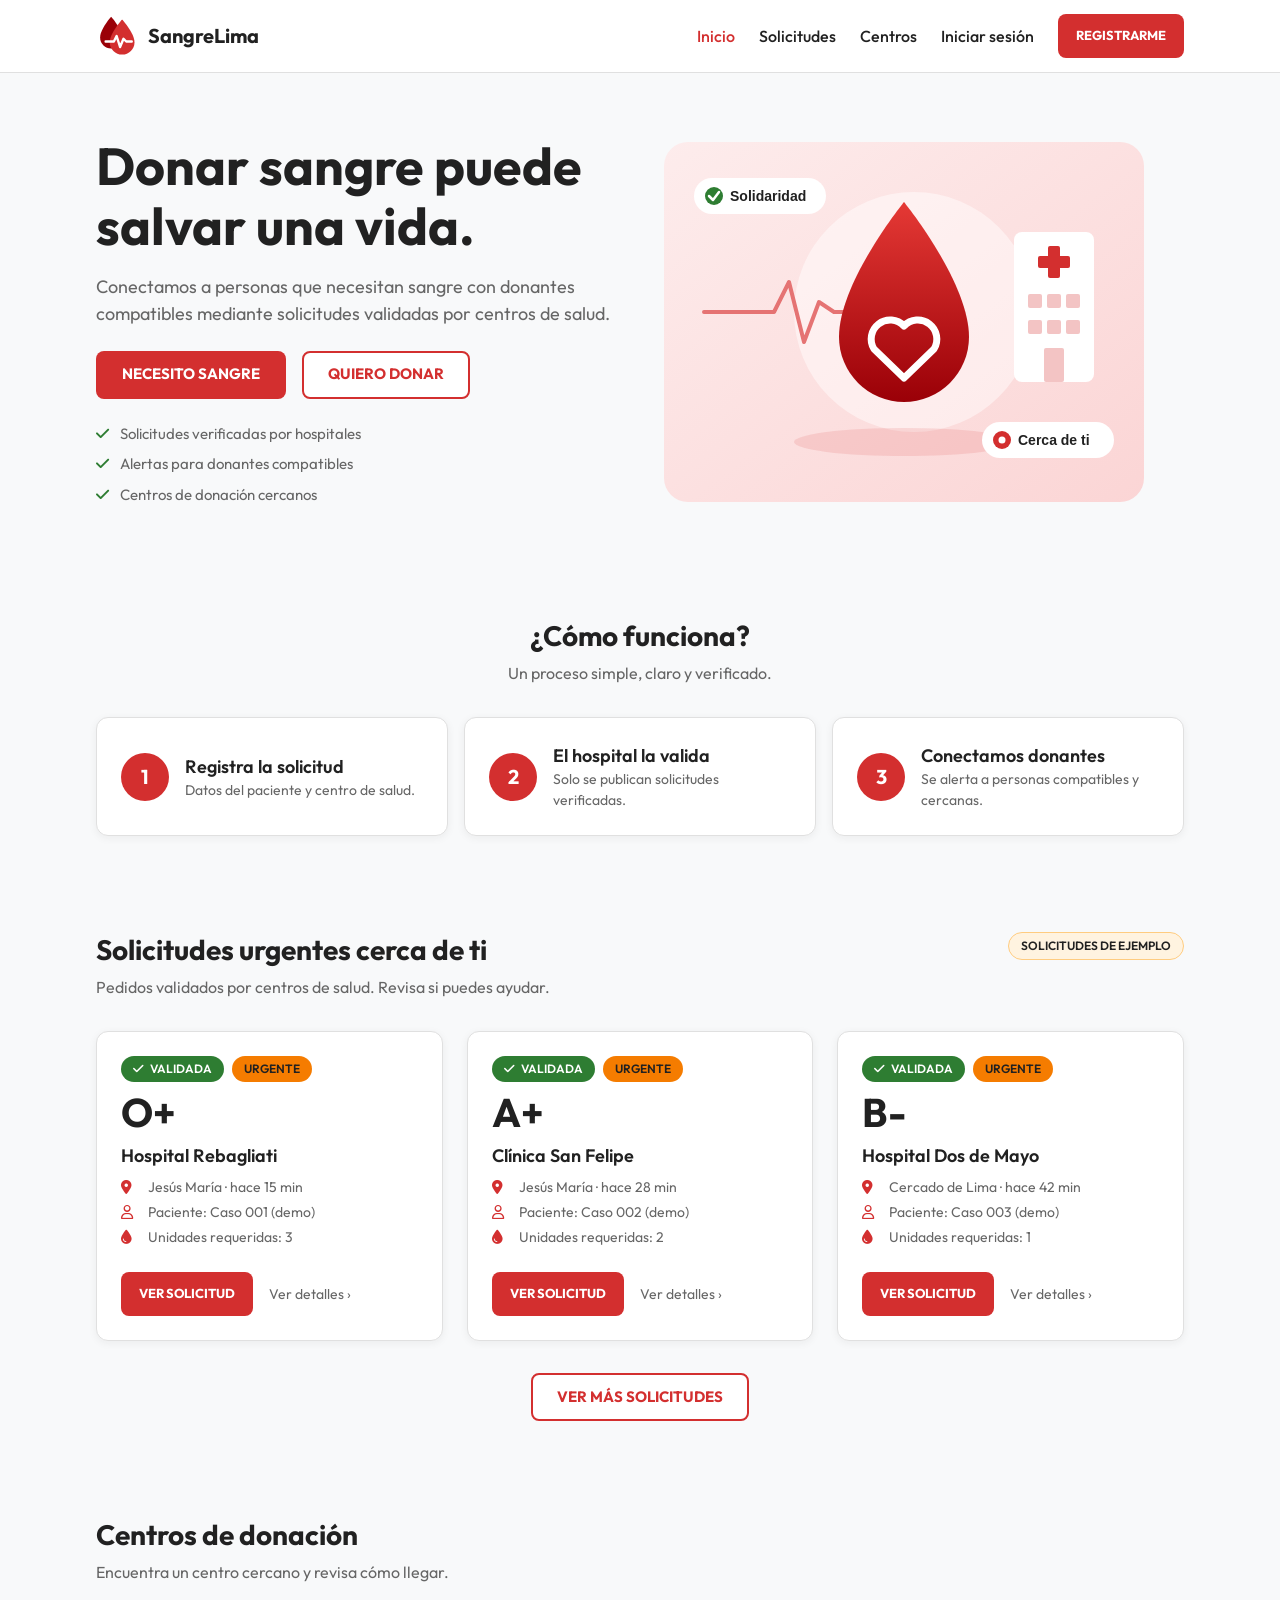
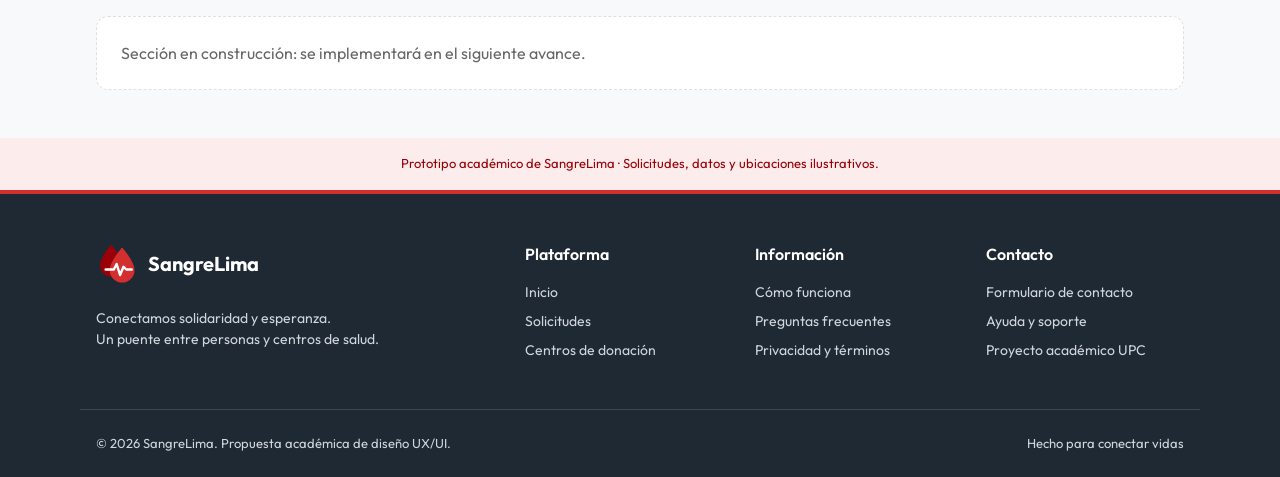
<file: public/index.html>
<!DOCTYPE html>
<html lang="es">
<head>
  <meta charset="UTF-8">
  <meta name="viewport" content="width=device-width, initial-scale=1.0">
  <meta name="description" content="SangreLima conecta a personas que necesitan sangre con donantes compatibles y cercanos, mediante solicitudes validadas por centros de salud.">
  <title>SangreLima | Conectamos donantes de sangre en Lima</title>
  <link rel="icon" href="favicon.ico">
  <link rel="preconnect" href="https://fonts.googleapis.com">
  <link rel="preconnect" href="https://fonts.gstatic.com" crossorigin>
  <link rel="stylesheet" href="https://fonts.googleapis.com/css2?family=Outfit:wght@400;500;600;700&display=swap">
  <link rel="stylesheet" href="https://cdnjs.cloudflare.com/ajax/libs/font-awesome/6.5.2/css/all.min.css">
  <link rel="stylesheet" href="assets/styles/styles.css">
</head>
<body>
  <a class="skip-link" href="#main-content">Saltar al contenido principal</a>

  <!-- Header -->
  <header class="site-header">
    <div class="container header-container">
      <a class="logo" href="#home" aria-label="SangreLima, ir al inicio">
        <img class="logo__image" src="assets/images/logo-sangrelima.svg" alt="" width="44" height="44">
        <span class="logo__text">SangreLima</span>
      </a>

      <button class="nav-toggle" type="button" aria-expanded="false" aria-controls="main-nav" aria-label="Abrir menú">
        <i class="fa-solid fa-bars" aria-hidden="true"></i>
      </button>

      <nav class="main-nav" id="main-nav" aria-label="Navegación principal">
        <ul class="main-nav__list">
          <li><a class="main-nav__link main-nav__link--active" href="#home" aria-current="page">Inicio</a></li>
          <li><a class="main-nav__link" href="#requests">Solicitudes</a></li>
          <li><a class="main-nav__link" href="#centers">Centros</a></li>
          <li><a class="main-nav__link" href="#login">Iniciar sesión</a></li>
          <li><a class="button button--primary button--small" href="#register">Registrarme</a></li>
        </ul>
      </nav>
    </div>
  </header>

  <main id="main-content">
    <!-- Hero -->
    <section class="hero" id="home" aria-labelledby="hero-heading">
      <div class="container hero__container">
        <div class="hero__content">
          <h1 class="hero__title" id="hero-heading">Donar sangre puede salvar una vida.</h1>
          <p class="hero__text">Conectamos a personas que necesitan sangre con donantes compatibles mediante solicitudes validadas por centros de salud.</p>
          <div class="hero__actions">
            <a class="button button--primary" href="#requests">Necesito sangre</a>
            <a class="button button--secondary" href="#how-it-works">Quiero donar</a>
          </div>
          <ul class="check-list">
            <li><i class="fa-solid fa-check" aria-hidden="true"></i> Solicitudes verificadas por hospitales</li>
            <li><i class="fa-solid fa-check" aria-hidden="true"></i> Alertas para donantes compatibles</li>
            <li><i class="fa-solid fa-check" aria-hidden="true"></i> Centros de donación cercanos</li>
          </ul>
        </div>
        <figure class="hero__media">
          <img src="assets/images/hero-illustration.svg" alt="Gota de sangre con un corazón junto a un hospital, que representa la donación cerca de ti" width="480" height="360">
        </figure>
      </div>
    </section>

    <!-- How it works -->
    <section class="section how-it-works" id="how-it-works" aria-labelledby="how-heading">
      <div class="container">
        <header class="section__header section__header--center">
          <h2 class="section__title" id="how-heading">¿Cómo funciona?</h2>
          <p class="section__subtitle">Un proceso simple, claro y verificado.</p>
        </header>
        <ol class="steps">
          <li class="step-card">
            <span class="step-card__number" aria-hidden="true">1</span>
            <div>
              <h3 class="step-card__title">Registra la solicitud</h3>
              <p class="step-card__text">Datos del paciente y centro de salud.</p>
            </div>
          </li>
          <li class="step-card">
            <span class="step-card__number" aria-hidden="true">2</span>
            <div>
              <h3 class="step-card__title">El hospital la valida</h3>
              <p class="step-card__text">Solo se publican solicitudes verificadas.</p>
            </div>
          </li>
          <li class="step-card">
            <span class="step-card__number" aria-hidden="true">3</span>
            <div>
              <h3 class="step-card__title">Conectamos donantes</h3>
              <p class="step-card__text">Se alerta a personas compatibles y cercanas.</p>
            </div>
          </li>
        </ol>
      </div>
    </section>

    <!-- Urgent requests -->
    <section class="section requests" id="requests" aria-labelledby="requests-heading">
      <div class="container">
        <header class="section__header section__header--split">
          <div>
            <h2 class="section__title" id="requests-heading">Solicitudes urgentes cerca de ti</h2>
            <p class="section__subtitle">Pedidos validados por centros de salud. Revisa si puedes ayudar.</p>
          </div>
          <span class="tag tag--demo">Solicitudes de ejemplo</span>
        </header>

        <div class="request-grid">
          <article class="request-card" aria-labelledby="request-1">
            <div class="request-card__tags">
              <span class="tag tag--validated"><i class="fa-solid fa-check" aria-hidden="true"></i> Validada</span>
              <span class="tag tag--urgent">Urgente</span>
            </div>
            <p class="request-card__blood-type" aria-label="Tipo de sangre O positivo">O+</p>
            <h3 class="request-card__title" id="request-1">Hospital Rebagliati</h3>
            <ul class="request-card__details">
              <li><i class="fa-solid fa-location-dot" aria-hidden="true"></i> Jesús María · hace 15 min</li>
              <li><i class="fa-regular fa-user" aria-hidden="true"></i> Paciente: Caso 001 (demo)</li>
              <li><i class="fa-solid fa-droplet" aria-hidden="true"></i> Unidades requeridas: 3</li>
            </ul>
            <div class="request-card__actions">
              <a class="button button--primary button--small" href="#requests">Ver solicitud</a>
              <a class="text-link" href="#requests">Ver detalles <span aria-hidden="true">›</span></a>
            </div>
          </article>

          <article class="request-card" aria-labelledby="request-2">
            <div class="request-card__tags">
              <span class="tag tag--validated"><i class="fa-solid fa-check" aria-hidden="true"></i> Validada</span>
              <span class="tag tag--urgent">Urgente</span>
            </div>
            <p class="request-card__blood-type" aria-label="Tipo de sangre A positivo">A+</p>
            <h3 class="request-card__title" id="request-2">Clínica San Felipe</h3>
            <ul class="request-card__details">
              <li><i class="fa-solid fa-location-dot" aria-hidden="true"></i> Jesús María · hace 28 min</li>
              <li><i class="fa-regular fa-user" aria-hidden="true"></i> Paciente: Caso 002 (demo)</li>
              <li><i class="fa-solid fa-droplet" aria-hidden="true"></i> Unidades requeridas: 2</li>
            </ul>
            <div class="request-card__actions">
              <a class="button button--primary button--small" href="#requests">Ver solicitud</a>
              <a class="text-link" href="#requests">Ver detalles <span aria-hidden="true">›</span></a>
            </div>
          </article>

          <article class="request-card" aria-labelledby="request-3">
            <div class="request-card__tags">
              <span class="tag tag--validated"><i class="fa-solid fa-check" aria-hidden="true"></i> Validada</span>
              <span class="tag tag--urgent">Urgente</span>
            </div>
            <p class="request-card__blood-type" aria-label="Tipo de sangre B negativo">B-</p>
            <h3 class="request-card__title" id="request-3">Hospital Dos de Mayo</h3>
            <ul class="request-card__details">
              <li><i class="fa-solid fa-location-dot" aria-hidden="true"></i> Cercado de Lima · hace 42 min</li>
              <li><i class="fa-regular fa-user" aria-hidden="true"></i> Paciente: Caso 003 (demo)</li>
              <li><i class="fa-solid fa-droplet" aria-hidden="true"></i> Unidades requeridas: 1</li>
            </ul>
            <div class="request-card__actions">
              <a class="button button--primary button--small" href="#requests">Ver solicitud</a>
              <a class="text-link" href="#requests">Ver detalles <span aria-hidden="true">›</span></a>
            </div>
          </article>
        </div>

        <div class="section__footer">
          <a class="button button--secondary" href="#requests">Ver más solicitudes</a>
        </div>
      </div>
    </section>

    <!-- Centers: pending (next feature branch) -->
    <section class="section centers" id="centers" aria-labelledby="centers-heading">
      <div class="container">
        <header class="section__header">
          <h2 class="section__title" id="centers-heading">Centros de donación</h2>
          <p class="section__subtitle">Encuentra un centro cercano y revisa cómo llegar.</p>
        </header>
        <p class="placeholder-note">Sección en construcción: se implementará en el siguiente avance.</p>
      </div>
    </section>

    <p class="demo-note">Prototipo académico de SangreLima · Solicitudes, datos y ubicaciones ilustrativos.</p>
  </main>

  <!-- Footer -->
  <footer class="site-footer">
    <div class="container footer__grid">
      <div class="footer__brand">
        <a class="logo logo--light" href="#home" aria-label="SangreLima, ir al inicio">
          <img class="logo__image" src="assets/images/logo-sangrelima.svg" alt="" width="44" height="44">
          <span class="logo__text">SangreLima</span>
        </a>
        <p>Conectamos solidaridad y esperanza.<br>Un puente entre personas y centros de salud.</p>
      </div>
      <nav class="footer__column" aria-label="Plataforma">
        <h2 class="footer__title">Plataforma</h2>
        <ul>
          <li><a href="#home">Inicio</a></li>
          <li><a href="#requests">Solicitudes</a></li>
          <li><a href="#centers">Centros de donación</a></li>
        </ul>
      </nav>
      <nav class="footer__column" aria-label="Información">
        <h2 class="footer__title">Información</h2>
        <ul>
          <li><a href="#how-it-works">Cómo funciona</a></li>
          <li><a href="#faq">Preguntas frecuentes</a></li>
          <li><a href="#privacy">Privacidad y términos</a></li>
        </ul>
      </nav>
      <nav class="footer__column" aria-label="Contacto">
        <h2 class="footer__title">Contacto</h2>
        <ul>
          <li><a href="#contact">Formulario de contacto</a></li>
          <li><a href="#help">Ayuda y soporte</a></li>
          <li><a href="#about">Proyecto académico UPC</a></li>
        </ul>
      </nav>
    </div>
    <div class="container footer__bottom">
      <p>© <span id="current-year">2026</span> SangreLima. Propuesta académica de diseño UX/UI.</p>
      <p>Hecho para conectar vidas</p>
    </div>
  </footer>

  <script src="assets/scripts/main.js" defer></script>
</body>
</html>
</file>
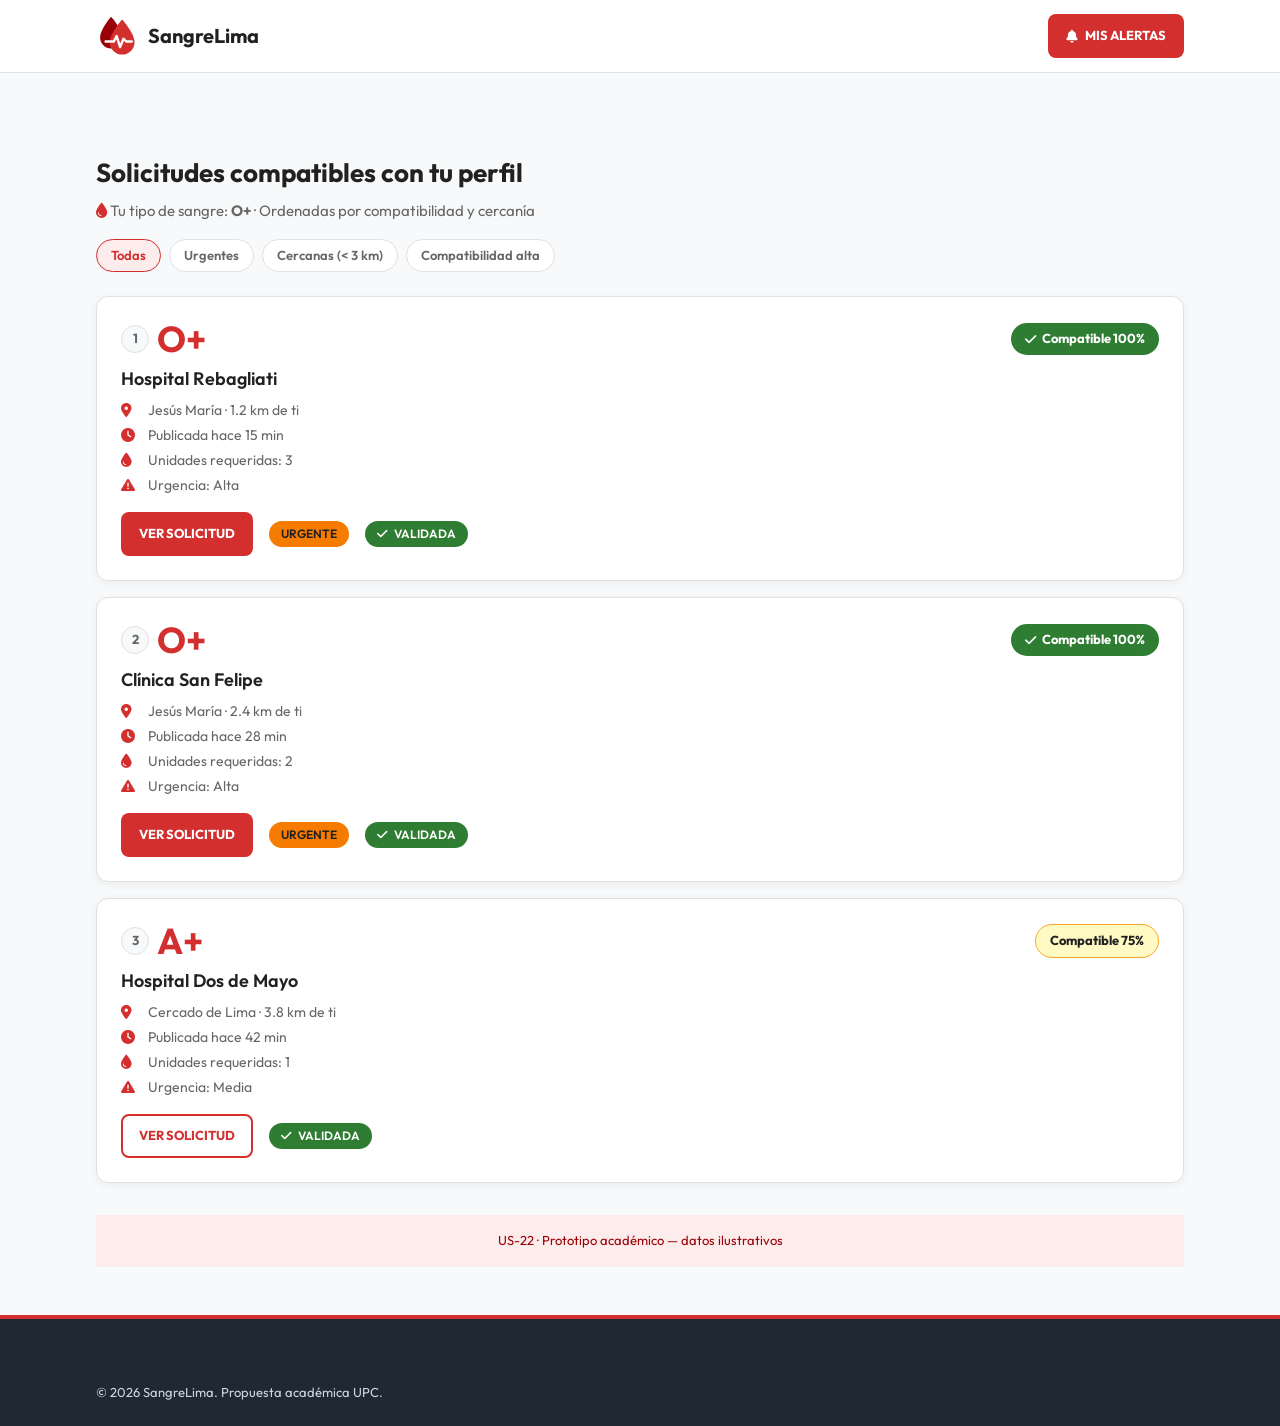
<file: public/us22-donor-priority.html>
<!DOCTYPE html>
<html lang="es">
<head>
  <meta charset="UTF-8">
  <meta name="viewport" content="width=device-width, initial-scale=1.0">
  <title>SangreLima | Solicitudes prioritizadas para ti</title>
  <link rel="icon" href="favicon.ico">
  <link rel="preconnect" href="https://fonts.googleapis.com">
  <link rel="preconnect" href="https://fonts.gstatic.com" crossorigin>
  <link rel="stylesheet" href="https://fonts.googleapis.com/css2?family=Outfit:wght@400;500;600;700&display=swap">
  <link rel="stylesheet" href="https://cdnjs.cloudflare.com/ajax/libs/font-awesome/6.5.2/css/all.min.css">
  <link rel="stylesheet" href="assets/styles/styles.css">
  <style>
    .page-header {
      padding: var(--space-4) 0 var(--space-2);
    }
    .page-header__title {
      font-size: 26px;
      font-weight: 700;
    }
    .page-header__subtitle {
      margin-top: var(--space-1);
      font-size: 15px;
      color: var(--color-text-secondary);
    }
    .priority-card {
      display: flex;
      flex-direction: column;
      gap: var(--space-1);
      padding: var(--space-3);
      background-color: var(--color-surface);
      border: 1px solid var(--color-border);
      border-radius: var(--radius-medium);
      box-shadow: var(--shadow-card);
    }
    .priority-card + .priority-card {
      margin-top: var(--space-2);
    }
    .priority-card__header {
      display: flex;
      align-items: center;
      justify-content: space-between;
      gap: var(--space-2);
    }
    .priority-card__blood {
      font-size: 36px;
      font-weight: 700;
      color: var(--color-primary);
      line-height: 1;
    }
    .compat-badge {
      display: inline-flex;
      align-items: center;
      gap: 6px;
      padding: 6px 14px;
      font-size: 13px;
      font-weight: 700;
      border-radius: 999px;
    }
    .compat-badge--high {
      color: #ffffff;
      background-color: var(--color-validated);
    }
    .compat-badge--medium {
      color: var(--color-text);
      background-color: #fff9c4;
      border: 1px solid #f9a825;
    }
    .priority-card__details {
      display: grid;
      gap: 4px;
      font-size: 14px;
      color: var(--color-text-secondary);
    }
    .priority-card__details i {
      width: 18px;
      margin-right: 6px;
      color: var(--color-primary);
    }
    .priority-card__actions {
      display: flex;
      align-items: center;
      gap: var(--space-2);
      margin-top: var(--space-1);
    }
    .filter-bar {
      display: flex;
      gap: var(--space-1);
      margin-bottom: var(--space-3);
      flex-wrap: wrap;
    }
    .filter-chip {
      padding: 6px 14px;
      font-size: 13px;
      font-weight: 600;
      border: 1px solid var(--color-border);
      border-radius: 999px;
      background-color: var(--color-surface);
      color: var(--color-text-secondary);
      cursor: pointer;
    }
    .filter-chip--active {
      background-color: var(--color-primary-light);
      border-color: var(--color-primary);
      color: var(--color-primary);
    }
    .priority-rank {
      display: inline-flex;
      align-items: center;
      justify-content: center;
      width: 28px;
      height: 28px;
      font-size: 13px;
      font-weight: 700;
      color: var(--color-text-secondary);
      background-color: var(--color-background);
      border: 1px solid var(--color-border);
      border-radius: 50%;
    }
  </style>
</head>
<body>
  <header class="site-header">
    <div class="container header-container">
      <a class="logo" href="index.html" aria-label="SangreLima, ir al inicio">
        <img class="logo__image" src="assets/images/logo-sangrelima.svg" alt="" width="44" height="44">
        <span class="logo__text">SangreLima</span>
      </a>
      <nav aria-label="Navegación de donante">
        <a class="button button--primary button--small" href="us24-donor-alert.html">
          <i class="fa-solid fa-bell" aria-hidden="true"></i> Mis alertas
        </a>
      </nav>
    </div>
  </header>

  <main id="main-content">
    <section class="section" aria-labelledby="priority-heading">
      <div class="container">

        <header class="page-header">
          <h1 class="page-header__title" id="priority-heading">Solicitudes compatibles con tu perfil</h1>
          <p class="page-header__subtitle">
            <i class="fa-solid fa-droplet" aria-hidden="true" style="color: var(--color-primary);"></i>
            Tu tipo de sangre: <strong>O+</strong> · Ordenadas por compatibilidad y cercanía
          </p>
        </header>

        <div class="filter-bar" role="group" aria-label="Filtrar solicitudes">
          <span class="filter-chip filter-chip--active">Todas</span>
          <span class="filter-chip">Urgentes</span>
          <span class="filter-chip">Cercanas (&lt; 3 km)</span>
          <span class="filter-chip">Compatibilidad alta</span>
        </div>

        <!-- Prioridad 1 -->
        <article class="priority-card" aria-labelledby="req-p1">
          <div class="priority-card__header">
            <div style="display:flex; align-items:center; gap: var(--space-1);">
              <span class="priority-rank" aria-label="Prioridad 1">1</span>
              <p class="priority-card__blood" aria-label="Tipo de sangre O positivo">O+</p>
            </div>
            <span class="compat-badge compat-badge--high">
              <i class="fa-solid fa-check" aria-hidden="true"></i> Compatible 100%
            </span>
          </div>
          <h2 class="request-card__title" id="req-p1">Hospital Rebagliati</h2>
          <ul class="priority-card__details">
            <li><i class="fa-solid fa-location-dot" aria-hidden="true"></i> Jesús María · 1.2 km de ti</li>
            <li><i class="fa-solid fa-clock" aria-hidden="true"></i> Publicada hace 15 min</li>
            <li><i class="fa-solid fa-droplet" aria-hidden="true"></i> Unidades requeridas: 3</li>
            <li><i class="fa-solid fa-triangle-exclamation" aria-hidden="true"></i> Urgencia: Alta</li>
          </ul>
          <div class="priority-card__actions">
            <a class="button button--primary button--small" href="us27-request-detail.html">Ver solicitud</a>
            <span class="tag tag--urgent">Urgente</span>
            <span class="tag tag--validated"><i class="fa-solid fa-check" aria-hidden="true"></i> Validada</span>
          </div>
        </article>

        <!-- Prioridad 2 -->
        <article class="priority-card" aria-labelledby="req-p2">
          <div class="priority-card__header">
            <div style="display:flex; align-items:center; gap: var(--space-1);">
              <span class="priority-rank" aria-label="Prioridad 2">2</span>
              <p class="priority-card__blood" aria-label="Tipo de sangre O positivo">O+</p>
            </div>
            <span class="compat-badge compat-badge--high">
              <i class="fa-solid fa-check" aria-hidden="true"></i> Compatible 100%
            </span>
          </div>
          <h2 class="request-card__title" id="req-p2">Clínica San Felipe</h2>
          <ul class="priority-card__details">
            <li><i class="fa-solid fa-location-dot" aria-hidden="true"></i> Jesús María · 2.4 km de ti</li>
            <li><i class="fa-solid fa-clock" aria-hidden="true"></i> Publicada hace 28 min</li>
            <li><i class="fa-solid fa-droplet" aria-hidden="true"></i> Unidades requeridas: 2</li>
            <li><i class="fa-solid fa-triangle-exclamation" aria-hidden="true"></i> Urgencia: Alta</li>
          </ul>
          <div class="priority-card__actions">
            <a class="button button--primary button--small" href="us27-request-detail.html">Ver solicitud</a>
            <span class="tag tag--urgent">Urgente</span>
            <span class="tag tag--validated"><i class="fa-solid fa-check" aria-hidden="true"></i> Validada</span>
          </div>
        </article>

        <!-- Prioridad 3 -->
        <article class="priority-card" aria-labelledby="req-p3">
          <div class="priority-card__header">
            <div style="display:flex; align-items:center; gap: var(--space-1);">
              <span class="priority-rank" aria-label="Prioridad 3">3</span>
              <p class="priority-card__blood" aria-label="Tipo de sangre A positivo">A+</p>
            </div>
            <span class="compat-badge compat-badge--medium">Compatible 75%</span>
          </div>
          <h2 class="request-card__title" id="req-p3">Hospital Dos de Mayo</h2>
          <ul class="priority-card__details">
            <li><i class="fa-solid fa-location-dot" aria-hidden="true"></i> Cercado de Lima · 3.8 km de ti</li>
            <li><i class="fa-solid fa-clock" aria-hidden="true"></i> Publicada hace 42 min</li>
            <li><i class="fa-solid fa-droplet" aria-hidden="true"></i> Unidades requeridas: 1</li>
            <li><i class="fa-solid fa-triangle-exclamation" aria-hidden="true"></i> Urgencia: Media</li>
          </ul>
          <div class="priority-card__actions">
            <a class="button button--secondary button--small" href="us27-request-detail.html">Ver solicitud</a>
            <span class="tag tag--validated"><i class="fa-solid fa-check" aria-hidden="true"></i> Validada</span>
          </div>
        </article>

        <p class="demo-note" style="margin-top: var(--space-4);">
          US-22 · Prototipo académico — datos ilustrativos
        </p>
      </div>
    </section>
  </main>

  <footer class="site-footer">
    <div class="container footer__bottom" style="margin-top: 0; border-top: none; padding-top: var(--space-2);">
      <p>© <span id="current-year">2026</span> SangreLima. Propuesta académica UPC.</p>
    </div>
  </footer>
  <script src="assets/scripts/main.js" defer></script>
</body>
</html>
</file>
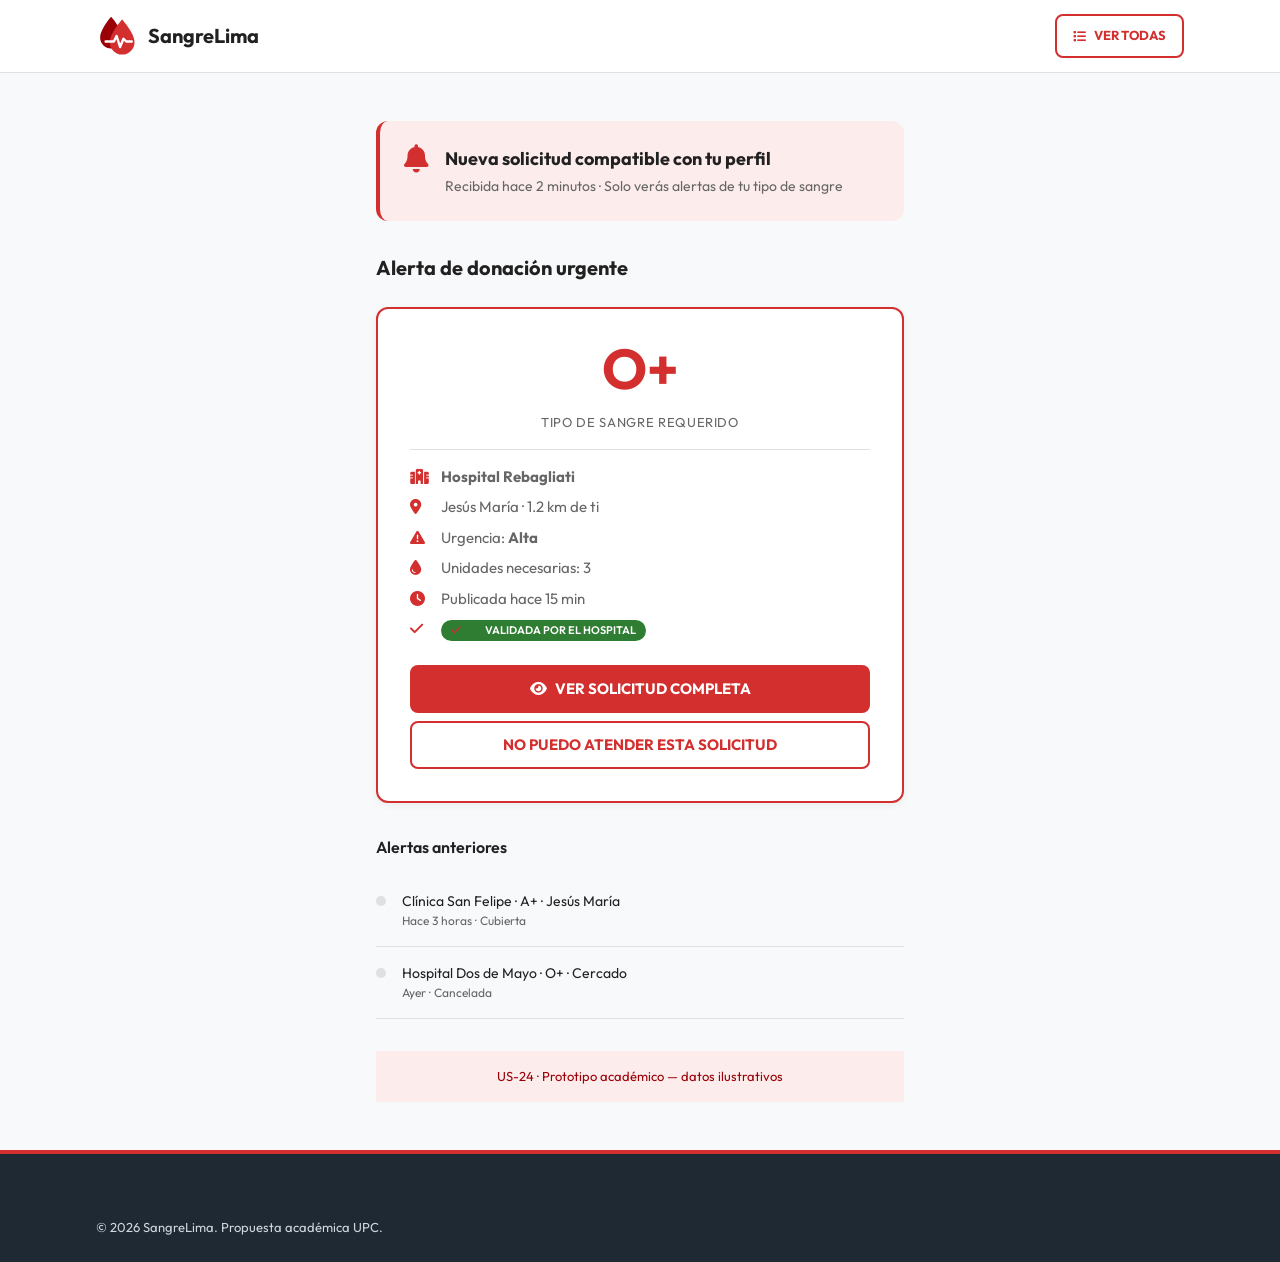
<file: public/us24-donor-alert.html>
<!DOCTYPE html>
<html lang="es">
<head>
  <meta charset="UTF-8">
  <meta name="viewport" content="width=device-width, initial-scale=1.0">
  <title>SangreLima | Nueva alerta compatible</title>
  <link rel="icon" href="favicon.ico">
  <link rel="preconnect" href="https://fonts.googleapis.com">
  <link rel="preconnect" href="https://fonts.gstatic.com" crossorigin>
  <link rel="stylesheet" href="https://fonts.googleapis.com/css2?family=Outfit:wght@400;500;600;700&display=swap">
  <link rel="stylesheet" href="https://cdnjs.cloudflare.com/ajax/libs/font-awesome/6.5.2/css/all.min.css">
  <link rel="stylesheet" href="assets/styles/styles.css">
  <style>
    .alert-banner {
      padding: var(--space-3);
      background-color: var(--color-primary-light);
      border-left: 4px solid var(--color-primary);
      border-radius: var(--radius-medium);
      display: flex;
      align-items: flex-start;
      gap: var(--space-2);
      margin-bottom: var(--space-4);
    }
    .alert-banner__icon {
      font-size: 28px;
      color: var(--color-primary);
      flex-shrink: 0;
    }
    .alert-banner__title {
      font-size: 18px;
      font-weight: 700;
    }
    .alert-banner__sub {
      font-size: 14px;
      color: var(--color-text-secondary);
      margin-top: 4px;
    }
    .alert-card {
      background-color: var(--color-surface);
      border: 2px solid var(--color-primary);
      border-radius: var(--radius-medium);
      padding: var(--space-4);
      display: flex;
      flex-direction: column;
      gap: var(--space-2);
      box-shadow: var(--shadow-card);
    }
    .alert-card__blood {
      font-size: 56px;
      font-weight: 700;
      color: var(--color-primary);
      line-height: 1;
      text-align: center;
    }
    .alert-card__label {
      text-align: center;
      font-size: 13px;
      color: var(--color-text-secondary);
      text-transform: uppercase;
      letter-spacing: 0.05em;
      margin-top: -var(--space-1);
    }
    .alert-card__details {
      display: grid;
      gap: var(--space-1);
      font-size: 15px;
      color: var(--color-text-secondary);
      border-top: 1px solid var(--color-border);
      padding-top: var(--space-2);
    }
    .alert-card__details i {
      width: 20px;
      margin-right: 8px;
      color: var(--color-primary);
    }
    .alert-card__actions {
      display: grid;
      gap: var(--space-1);
      margin-top: var(--space-1);
    }
    .alert-history {
      margin-top: var(--space-4);
    }
    .alert-history__title {
      font-size: 16px;
      font-weight: 600;
      margin-bottom: var(--space-2);
    }
    .alert-item {
      display: flex;
      gap: var(--space-2);
      padding: var(--space-2) 0;
      border-bottom: 1px solid var(--color-border);
      font-size: 14px;
    }
    .alert-item__dot {
      width: 10px;
      height: 10px;
      border-radius: 50%;
      background-color: var(--color-primary);
      flex-shrink: 0;
      margin-top: 5px;
    }
    .alert-item__dot--muted {
      background-color: var(--color-border);
    }
    .alert-item__time {
      font-size: 12px;
      color: var(--color-text-secondary);
    }
  </style>
</head>
<body>
  <header class="site-header">
    <div class="container header-container">
      <a class="logo" href="index.html" aria-label="SangreLima, ir al inicio">
        <img class="logo__image" src="assets/images/logo-sangrelima.svg" alt="" width="44" height="44">
        <span class="logo__text">SangreLima</span>
      </a>
      <nav aria-label="Navegación de donante">
        <a class="button button--secondary button--small" href="us22-donor-priority.html">
          <i class="fa-solid fa-list" aria-hidden="true"></i> Ver todas
        </a>
      </nav>
    </div>
  </header>

  <main id="main-content">
    <section class="section" aria-labelledby="alert-heading">
      <div class="container" style="max-width: 560px;">

        <div class="alert-banner" role="alert">
          <i class="fa-solid fa-bell alert-banner__icon" aria-hidden="true"></i>
          <div>
            <p class="alert-banner__title">Nueva solicitud compatible con tu perfil</p>
            <p class="alert-banner__sub">Recibida hace 2 minutos · Solo verás alertas de tu tipo de sangre</p>
          </div>
        </div>

        <h1 style="font-size:20px; font-weight:700; margin-bottom: var(--space-3);" id="alert-heading">
          Alerta de donación urgente
        </h1>

        <article class="alert-card" aria-labelledby="alert-hospital">
          <p class="alert-card__blood" aria-label="Tipo de sangre O positivo">O+</p>
          <p class="alert-card__label">Tipo de sangre requerido</p>

          <ul class="alert-card__details">
            <li><i class="fa-solid fa-hospital" aria-hidden="true"></i> <strong id="alert-hospital">Hospital Rebagliati</strong></li>
            <li><i class="fa-solid fa-location-dot" aria-hidden="true"></i> Jesús María · 1.2 km de ti</li>
            <li><i class="fa-solid fa-triangle-exclamation" aria-hidden="true"></i> Urgencia: <strong>Alta</strong></li>
            <li><i class="fa-solid fa-droplet" aria-hidden="true"></i> Unidades necesarias: 3</li>
            <li><i class="fa-solid fa-clock" aria-hidden="true"></i> Publicada hace 15 min</li>
            <li>
              <i class="fa-solid fa-check" aria-hidden="true"></i>
              <span class="tag tag--validated" style="font-size:11px; padding: 2px 10px;">
                <i class="fa-solid fa-check" aria-hidden="true"></i> Validada por el hospital
              </span>
            </li>
          </ul>

          <div class="alert-card__actions">
            <a class="button button--primary" href="us25-alert-detail.html">
              <i class="fa-solid fa-eye" aria-hidden="true"></i> Ver solicitud completa
            </a>
            <a class="button button--secondary" href="us22-donor-priority.html">
              No puedo atender esta solicitud
            </a>
          </div>
        </article>

        <div class="alert-history" aria-labelledby="history-title">
          <h2 class="alert-history__title" id="history-title">Alertas anteriores</h2>
          <div class="alert-item">
            <span class="alert-item__dot alert-item__dot--muted" aria-hidden="true"></span>
            <div>
              <p>Clínica San Felipe · A+ · Jesús María</p>
              <p class="alert-item__time">Hace 3 horas · Cubierta</p>
            </div>
          </div>
          <div class="alert-item">
            <span class="alert-item__dot alert-item__dot--muted" aria-hidden="true"></span>
            <div>
              <p>Hospital Dos de Mayo · O+ · Cercado</p>
              <p class="alert-item__time">Ayer · Cancelada</p>
            </div>
          </div>
        </div>

        <p class="demo-note" style="margin-top: var(--space-4);">
          US-24 · Prototipo académico — datos ilustrativos
        </p>
      </div>
    </section>
  </main>

  <footer class="site-footer">
    <div class="container footer__bottom" style="margin-top: 0; border-top: none; padding-top: var(--space-2);">
      <p>© <span id="current-year">2026</span> SangreLima. Propuesta académica UPC.</p>
    </div>
  </footer>
  <script src="assets/scripts/main.js" defer></script>
</body>
</html>
</file>
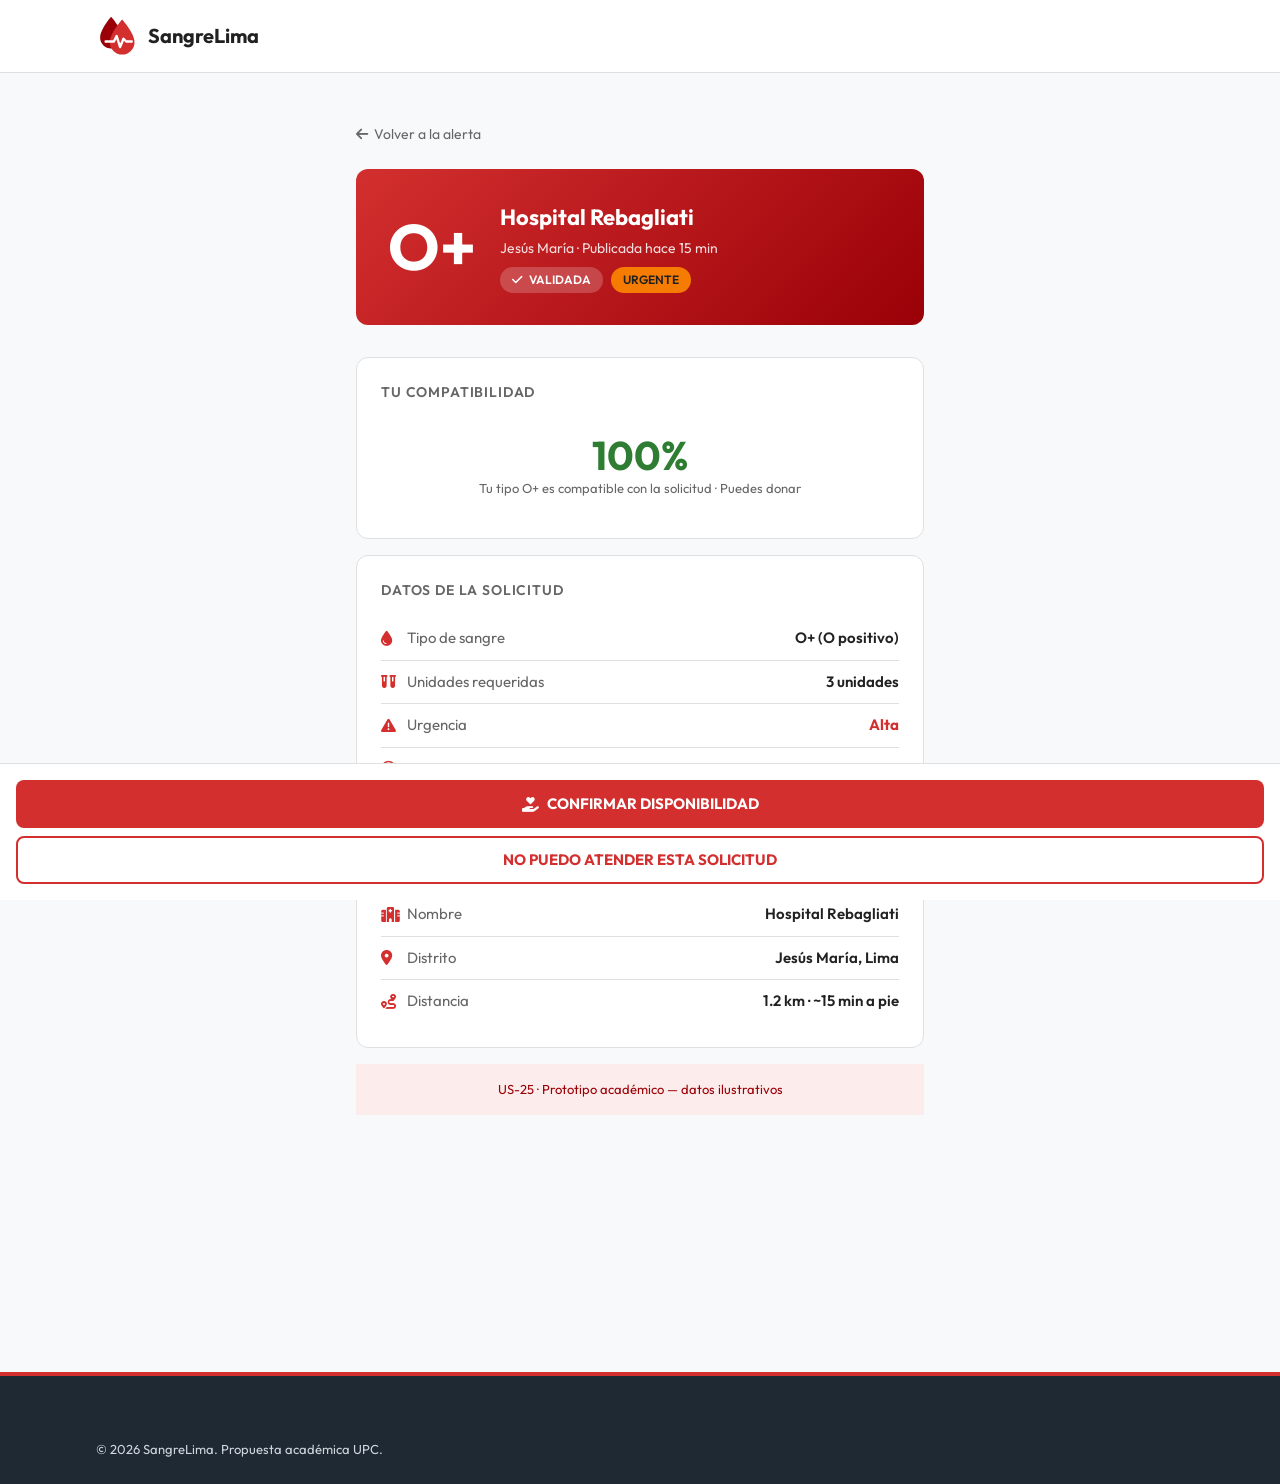
<file: public/us25-alert-detail.html>
<!DOCTYPE html>
<html lang="es">
<head>
  <meta charset="UTF-8">
  <meta name="viewport" content="width=device-width, initial-scale=1.0">
  <title>SangreLima | Detalle de la alerta</title>
  <link rel="icon" href="favicon.ico">
  <link rel="preconnect" href="https://fonts.googleapis.com">
  <link rel="preconnect" href="https://fonts.gstatic.com" crossorigin>
  <link rel="stylesheet" href="https://fonts.googleapis.com/css2?family=Outfit:wght@400;500;600;700&display=swap">
  <link rel="stylesheet" href="https://cdnjs.cloudflare.com/ajax/libs/font-awesome/6.5.2/css/all.min.css">
  <link rel="stylesheet" href="assets/styles/styles.css">
  <style>
    .back-link {
      display: inline-flex;
      align-items: center;
      gap: 6px;
      font-size: 14px;
      color: var(--color-text-secondary);
      text-decoration: none;
      margin-bottom: var(--space-3);
    }
    .back-link:hover { color: var(--color-primary); }

    .detail-hero {
      background: linear-gradient(135deg, var(--color-primary) 0%, var(--color-primary-dark) 100%);
      border-radius: var(--radius-medium);
      padding: var(--space-4);
      color: #ffffff;
      display: flex;
      align-items: center;
      gap: var(--space-3);
      margin-bottom: var(--space-4);
    }
    .detail-hero__blood {
      font-size: 64px;
      font-weight: 700;
      line-height: 1;
    }
    .detail-hero__info h1 {
      font-size: 22px;
      font-weight: 700;
    }
    .detail-hero__info p {
      font-size: 14px;
      opacity: 0.85;
      margin-top: 4px;
    }

    .detail-section {
      background-color: var(--color-surface);
      border: 1px solid var(--color-border);
      border-radius: var(--radius-medium);
      padding: var(--space-3);
      margin-bottom: var(--space-2);
    }
    .detail-section__title {
      font-size: 14px;
      font-weight: 600;
      text-transform: uppercase;
      letter-spacing: 0.06em;
      color: var(--color-text-secondary);
      margin-bottom: var(--space-2);
    }
    .detail-row {
      display: flex;
      justify-content: space-between;
      align-items: center;
      padding: 10px 0;
      font-size: 15px;
      border-bottom: 1px solid var(--color-border);
    }
    .detail-row:last-child { border-bottom: none; }
    .detail-row__label {
      color: var(--color-text-secondary);
      display: flex;
      align-items: center;
      gap: 8px;
    }
    .detail-row__label i {
      width: 18px;
      color: var(--color-primary);
    }
    .detail-row__value { font-weight: 600; }

    .urgency-high {
      color: var(--color-primary);
      font-weight: 700;
    }
    .compat-block {
      text-align: center;
      padding: var(--space-2);
    }
    .compat-block__pct {
      font-size: 40px;
      font-weight: 700;
      color: var(--color-validated);
      line-height: 1;
    }
    .compat-block__label {
      font-size: 13px;
      color: var(--color-text-secondary);
      margin-top: 4px;
    }
    .cta-sticky {
      position: sticky;
      bottom: 0;
      background-color: var(--color-surface);
      border-top: 1px solid var(--color-border);
      padding: var(--space-2) var(--space-2);
      display: grid;
      gap: var(--space-1);
    }
  </style>
</head>
<body>
  <header class="site-header">
    <div class="container header-container">
      <a class="logo" href="index.html" aria-label="SangreLima, ir al inicio">
        <img class="logo__image" src="assets/images/logo-sangrelima.svg" alt="" width="44" height="44">
        <span class="logo__text">SangreLima</span>
      </a>
    </div>
  </header>

  <main id="main-content">
    <section class="section" style="padding-bottom: 120px;" aria-labelledby="detail-heading">
      <div class="container" style="max-width: 600px;">

        <a class="back-link" href="us24-donor-alert.html">
          <i class="fa-solid fa-arrow-left" aria-hidden="true"></i> Volver a la alerta
        </a>

        <div class="detail-hero" role="region" aria-labelledby="detail-heading">
          <p class="detail-hero__blood" aria-label="Tipo de sangre O positivo">O+</p>
          <div class="detail-hero__info">
            <h1 id="detail-heading">Hospital Rebagliati</h1>
            <p>Jesús María · Publicada hace 15 min</p>
            <div style="margin-top: var(--space-1); display:flex; gap: 8px; flex-wrap: wrap;">
              <span class="tag tag--validated" style="background:rgba(255,255,255,0.2); color:#fff;">
                <i class="fa-solid fa-check" aria-hidden="true"></i> Validada
              </span>
              <span class="tag tag--urgent">Urgente</span>
            </div>
          </div>
        </div>

        <!-- Compatibilidad -->
        <div class="detail-section" aria-label="Compatibilidad">
          <p class="detail-section__title">Tu compatibilidad</p>
          <div class="compat-block">
            <p class="compat-block__pct">100%</p>
            <p class="compat-block__label">Tu tipo O+ es compatible con la solicitud · Puedes donar</p>
          </div>
        </div>

        <!-- Datos de la solicitud -->
        <div class="detail-section" aria-label="Datos de la solicitud">
          <p class="detail-section__title">Datos de la solicitud</p>
          <div class="detail-row">
            <span class="detail-row__label">
              <i class="fa-solid fa-droplet" aria-hidden="true"></i> Tipo de sangre
            </span>
            <span class="detail-row__value">O+ (O positivo)</span>
          </div>
          <div class="detail-row">
            <span class="detail-row__label">
              <i class="fa-solid fa-vials" aria-hidden="true"></i> Unidades requeridas
            </span>
            <span class="detail-row__value">3 unidades</span>
          </div>
          <div class="detail-row">
            <span class="detail-row__label">
              <i class="fa-solid fa-triangle-exclamation" aria-hidden="true"></i> Urgencia
            </span>
            <span class="detail-row__value urgency-high">Alta</span>
          </div>
          <div class="detail-row">
            <span class="detail-row__label">
              <i class="fa-regular fa-clock" aria-hidden="true"></i> Publicada
            </span>
            <span class="detail-row__value">Hace 15 minutos</span>
          </div>
        </div>

        <!-- Centro de salud -->
        <div class="detail-section" aria-label="Centro de salud">
          <p class="detail-section__title">Centro de salud</p>
          <div class="detail-row">
            <span class="detail-row__label">
              <i class="fa-solid fa-hospital" aria-hidden="true"></i> Nombre
            </span>
            <span class="detail-row__value">Hospital Rebagliati</span>
          </div>
          <div class="detail-row">
            <span class="detail-row__label">
              <i class="fa-solid fa-location-dot" aria-hidden="true"></i> Distrito
            </span>
            <span class="detail-row__value">Jesús María, Lima</span>
          </div>
          <div class="detail-row">
            <span class="detail-row__label">
              <i class="fa-solid fa-route" aria-hidden="true"></i> Distancia
            </span>
            <span class="detail-row__value">1.2 km · ~15 min a pie</span>
          </div>
        </div>

        <p class="demo-note">
          US-25 · Prototipo académico — datos ilustrativos
        </p>

      </div>
    </section>
  </main>

  <div class="cta-sticky" role="region" aria-label="Acciones">
    <a class="button button--primary" href="us27-request-detail.html">
      <i class="fa-solid fa-hand-holding-heart" aria-hidden="true"></i> Confirmar disponibilidad
    </a>
    <a class="button button--secondary" href="us22-donor-priority.html">
      No puedo atender esta solicitud
    </a>
  </div>

  <footer class="site-footer">
    <div class="container footer__bottom" style="margin-top: 0; border-top: none; padding-top: var(--space-2);">
      <p>© <span id="current-year">2026</span> SangreLima. Propuesta académica UPC.</p>
    </div>
  </footer>
  <script src="assets/scripts/main.js" defer></script>
</body>
</html>
</file>
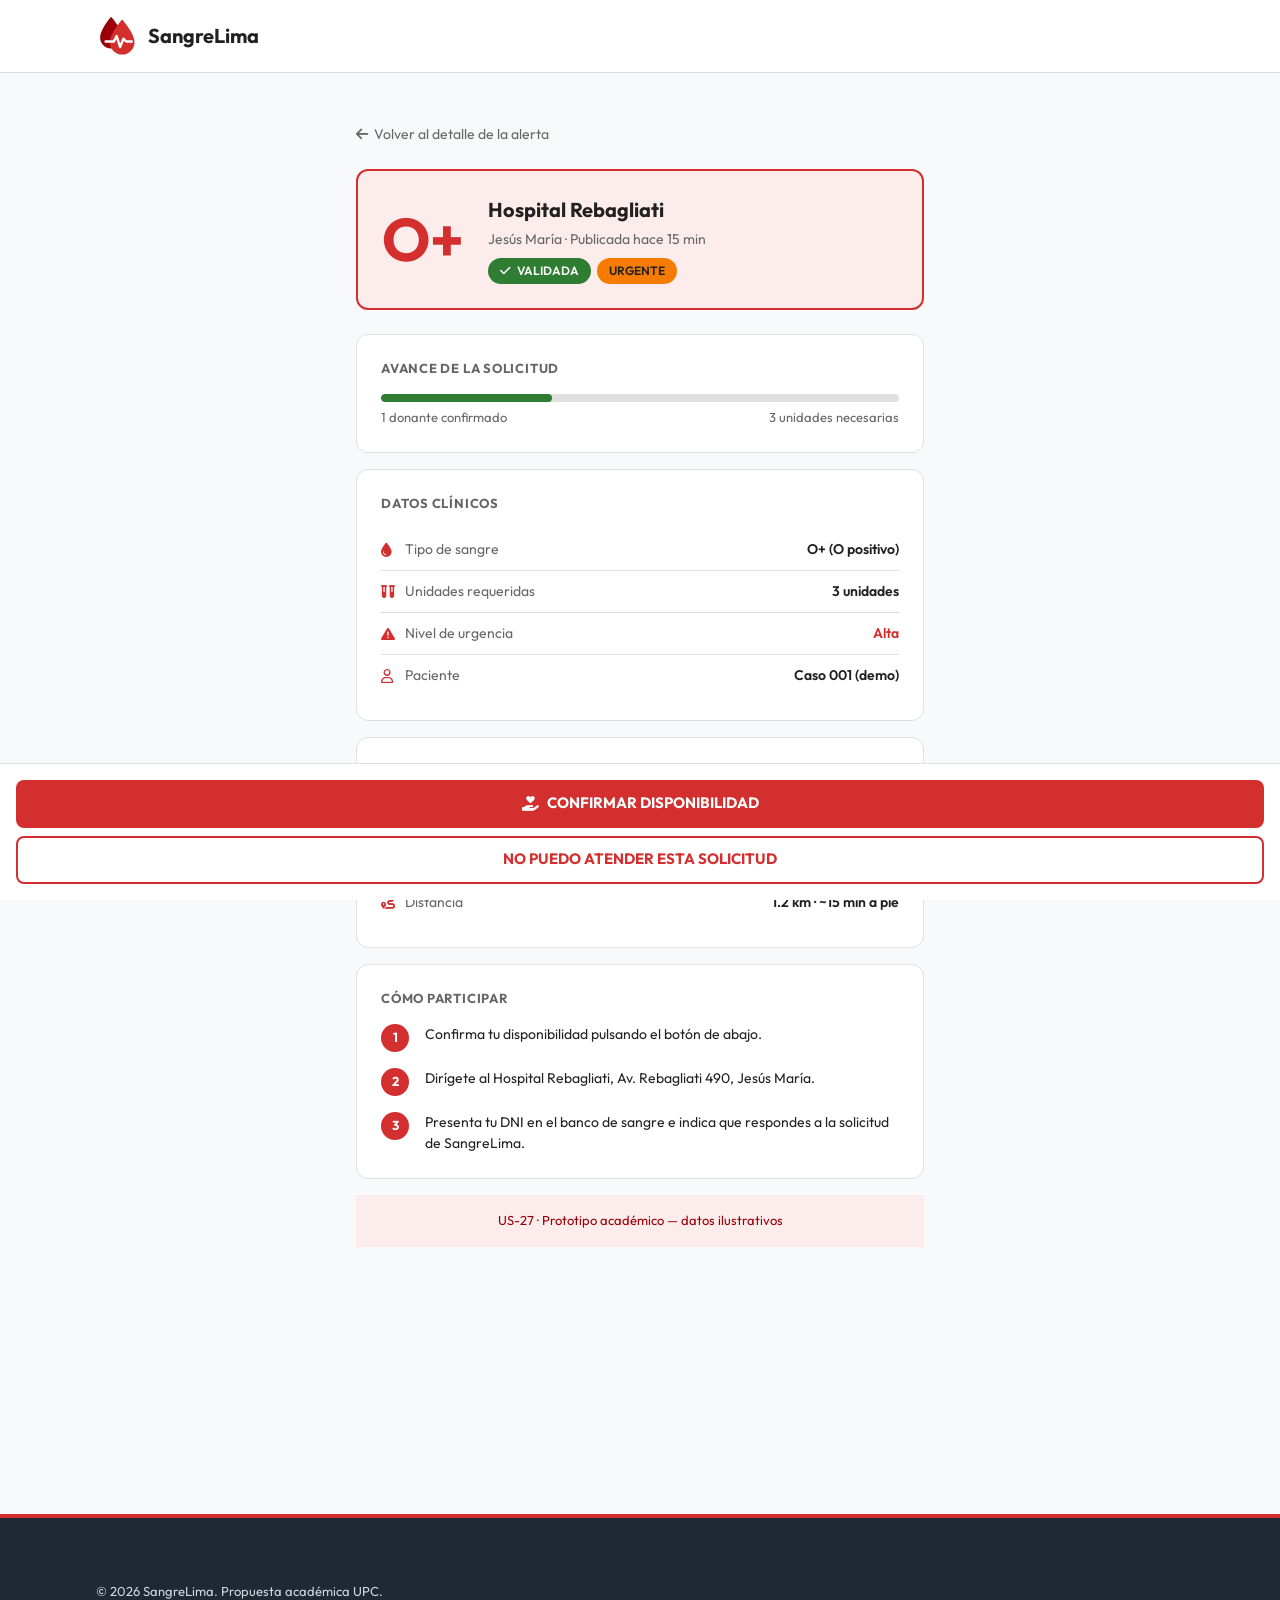
<file: public/us27-request-detail.html>
<!DOCTYPE html>
<html lang="es">
<head>
  <meta charset="UTF-8">
  <meta name="viewport" content="width=device-width, initial-scale=1.0">
  <title>SangreLima | Detalle de la solicitud</title>
  <link rel="icon" href="favicon.ico">
  <link rel="preconnect" href="https://fonts.googleapis.com">
  <link rel="preconnect" href="https://fonts.gstatic.com" crossorigin>
  <link rel="stylesheet" href="https://fonts.googleapis.com/css2?family=Outfit:wght@400;500;600;700&display=swap">
  <link rel="stylesheet" href="https://cdnjs.cloudflare.com/ajax/libs/font-awesome/6.5.2/css/all.min.css">
  <link rel="stylesheet" href="assets/styles/styles.css">
  <style>
    .back-link {
      display: inline-flex;
      align-items: center;
      gap: 6px;
      font-size: 14px;
      color: var(--color-text-secondary);
      text-decoration: none;
      margin-bottom: var(--space-3);
    }
    .back-link:hover { color: var(--color-primary); }

    .request-hero {
      background-color: var(--color-primary-light);
      border: 2px solid var(--color-primary);
      border-radius: var(--radius-medium);
      padding: var(--space-3);
      display: flex;
      align-items: center;
      gap: var(--space-3);
      margin-bottom: var(--space-3);
    }
    .request-hero__blood {
      font-size: 60px;
      font-weight: 700;
      color: var(--color-primary);
      line-height: 1;
      flex-shrink: 0;
    }
    .request-hero__info h1 {
      font-size: 20px;
      font-weight: 700;
    }
    .request-hero__info p {
      font-size: 14px;
      color: var(--color-text-secondary);
      margin-top: 4px;
    }

    .info-card {
      background-color: var(--color-surface);
      border: 1px solid var(--color-border);
      border-radius: var(--radius-medium);
      padding: var(--space-3);
      margin-bottom: var(--space-2);
    }
    .info-card__title {
      font-size: 13px;
      font-weight: 700;
      text-transform: uppercase;
      letter-spacing: 0.06em;
      color: var(--color-text-secondary);
      margin-bottom: var(--space-2);
    }
    .info-row {
      display: flex;
      justify-content: space-between;
      align-items: flex-start;
      gap: var(--space-2);
      padding: 10px 0;
      font-size: 14px;
      border-bottom: 1px solid var(--color-border);
    }
    .info-row:last-child { border-bottom: none; }
    .info-row__label {
      color: var(--color-text-secondary);
      display: flex;
      align-items: center;
      gap: 8px;
    }
    .info-row__label i { width: 16px; color: var(--color-primary); }
    .info-row__value { font-weight: 600; text-align: right; }

    .progress-bar-wrap {
      margin-top: var(--space-1);
    }
    .progress-bar {
      height: 8px;
      background-color: var(--color-border);
      border-radius: 999px;
      overflow: hidden;
    }
    .progress-bar__fill {
      height: 100%;
      background-color: var(--color-validated);
      border-radius: 999px;
    }
    .progress-label {
      display: flex;
      justify-content: space-between;
      font-size: 13px;
      margin-top: 6px;
      color: var(--color-text-secondary);
    }

    .steps-list {
      counter-reset: steps;
      display: grid;
      gap: var(--space-2);
    }
    .step-item {
      display: flex;
      gap: var(--space-2);
      font-size: 14px;
    }
    .step-item__num {
      display: inline-flex;
      flex-shrink: 0;
      align-items: center;
      justify-content: center;
      width: 28px;
      height: 28px;
      font-size: 13px;
      font-weight: 700;
      color: #ffffff;
      background-color: var(--color-primary);
      border-radius: 50%;
    }

    .cta-sticky {
      position: sticky;
      bottom: 0;
      background-color: var(--color-surface);
      border-top: 1px solid var(--color-border);
      padding: var(--space-2);
      display: grid;
      gap: var(--space-1);
    }
  </style>
</head>
<body>
  <header class="site-header">
    <div class="container header-container">
      <a class="logo" href="index.html" aria-label="SangreLima, ir al inicio">
        <img class="logo__image" src="assets/images/logo-sangrelima.svg" alt="" width="44" height="44">
        <span class="logo__text">SangreLima</span>
      </a>
    </div>
  </header>

  <main id="main-content">
    <section class="section" style="padding-bottom: 130px;" aria-labelledby="req-detail-heading">
      <div class="container" style="max-width: 600px;">

        <a class="back-link" href="us25-alert-detail.html">
          <i class="fa-solid fa-arrow-left" aria-hidden="true"></i> Volver al detalle de la alerta
        </a>

        <div class="request-hero">
          <p class="request-hero__blood" aria-label="Tipo de sangre O positivo">O+</p>
          <div class="request-hero__info">
            <h1 id="req-detail-heading">Hospital Rebagliati</h1>
            <p>Jesús María · Publicada hace 15 min</p>
            <div style="display:flex; gap: 6px; margin-top: 8px; flex-wrap: wrap;">
              <span class="tag tag--validated"><i class="fa-solid fa-check" aria-hidden="true"></i> Validada</span>
              <span class="tag tag--urgent">Urgente</span>
            </div>
          </div>
        </div>

        <!-- Avance de la solicitud -->
        <div class="info-card" aria-label="Avance de la solicitud">
          <p class="info-card__title">Avance de la solicitud</p>
          <div class="progress-bar-wrap">
            <div class="progress-bar" role="progressbar" aria-valuenow="1" aria-valuemin="0" aria-valuemax="3" aria-label="1 de 3 unidades cubiertas">
              <div class="progress-bar__fill" style="width: 33%;"></div>
            </div>
            <div class="progress-label">
              <span>1 donante confirmado</span>
              <span>3 unidades necesarias</span>
            </div>
          </div>
        </div>

        <!-- Datos clínicos -->
        <div class="info-card" aria-label="Datos clínicos">
          <p class="info-card__title">Datos clínicos</p>
          <div class="info-row">
            <span class="info-row__label"><i class="fa-solid fa-droplet" aria-hidden="true"></i> Tipo de sangre</span>
            <span class="info-row__value">O+ (O positivo)</span>
          </div>
          <div class="info-row">
            <span class="info-row__label"><i class="fa-solid fa-vials" aria-hidden="true"></i> Unidades requeridas</span>
            <span class="info-row__value">3 unidades</span>
          </div>
          <div class="info-row">
            <span class="info-row__label"><i class="fa-solid fa-triangle-exclamation" aria-hidden="true"></i> Nivel de urgencia</span>
            <span class="info-row__value" style="color: var(--color-primary);">Alta</span>
          </div>
          <div class="info-row">
            <span class="info-row__label"><i class="fa-regular fa-user" aria-hidden="true"></i> Paciente</span>
            <span class="info-row__value">Caso 001 (demo)</span>
          </div>
        </div>

        <!-- Centro de salud -->
        <div class="info-card" aria-label="Centro de salud">
          <p class="info-card__title">Centro de salud</p>
          <div class="info-row">
            <span class="info-row__label"><i class="fa-solid fa-hospital" aria-hidden="true"></i> Nombre</span>
            <span class="info-row__value">Hospital Rebagliati</span>
          </div>
          <div class="info-row">
            <span class="info-row__label"><i class="fa-solid fa-location-dot" aria-hidden="true"></i> Dirección</span>
            <span class="info-row__value">Av. Rebagliati 490, Jesús María</span>
          </div>
          <div class="info-row">
            <span class="info-row__label"><i class="fa-solid fa-route" aria-hidden="true"></i> Distancia</span>
            <span class="info-row__value">1.2 km · ~15 min a pie</span>
          </div>
        </div>

        <!-- Cómo participar -->
        <div class="info-card" aria-label="Cómo participar">
          <p class="info-card__title">Cómo participar</p>
          <ol class="steps-list">
            <li class="step-item">
              <span class="step-item__num" aria-hidden="true">1</span>
              <p>Confirma tu disponibilidad pulsando el botón de abajo.</p>
            </li>
            <li class="step-item">
              <span class="step-item__num" aria-hidden="true">2</span>
              <p>Dirígete al Hospital Rebagliati, Av. Rebagliati 490, Jesús María.</p>
            </li>
            <li class="step-item">
              <span class="step-item__num" aria-hidden="true">3</span>
              <p>Presenta tu DNI en el banco de sangre e indica que respondes a la solicitud de SangreLima.</p>
            </li>
          </ol>
        </div>

        <p class="demo-note">US-27 · Prototipo académico — datos ilustrativos</p>

      </div>
    </section>
  </main>

  <div class="cta-sticky" role="region" aria-label="Acciones principales">
    <a class="button button--primary" href="us28-case-updates.html">
      <i class="fa-solid fa-hand-holding-heart" aria-hidden="true"></i> Confirmar disponibilidad
    </a>
    <a class="button button--secondary" href="us22-donor-priority.html">
      No puedo atender esta solicitud
    </a>
  </div>

  <footer class="site-footer">
    <div class="container footer__bottom" style="margin-top: 0; border-top: none; padding-top: var(--space-2);">
      <p>© <span id="current-year">2026</span> SangreLima. Propuesta académica UPC.</p>
    </div>
  </footer>
  <script src="assets/scripts/main.js" defer></script>
</body>
</html>
</file>
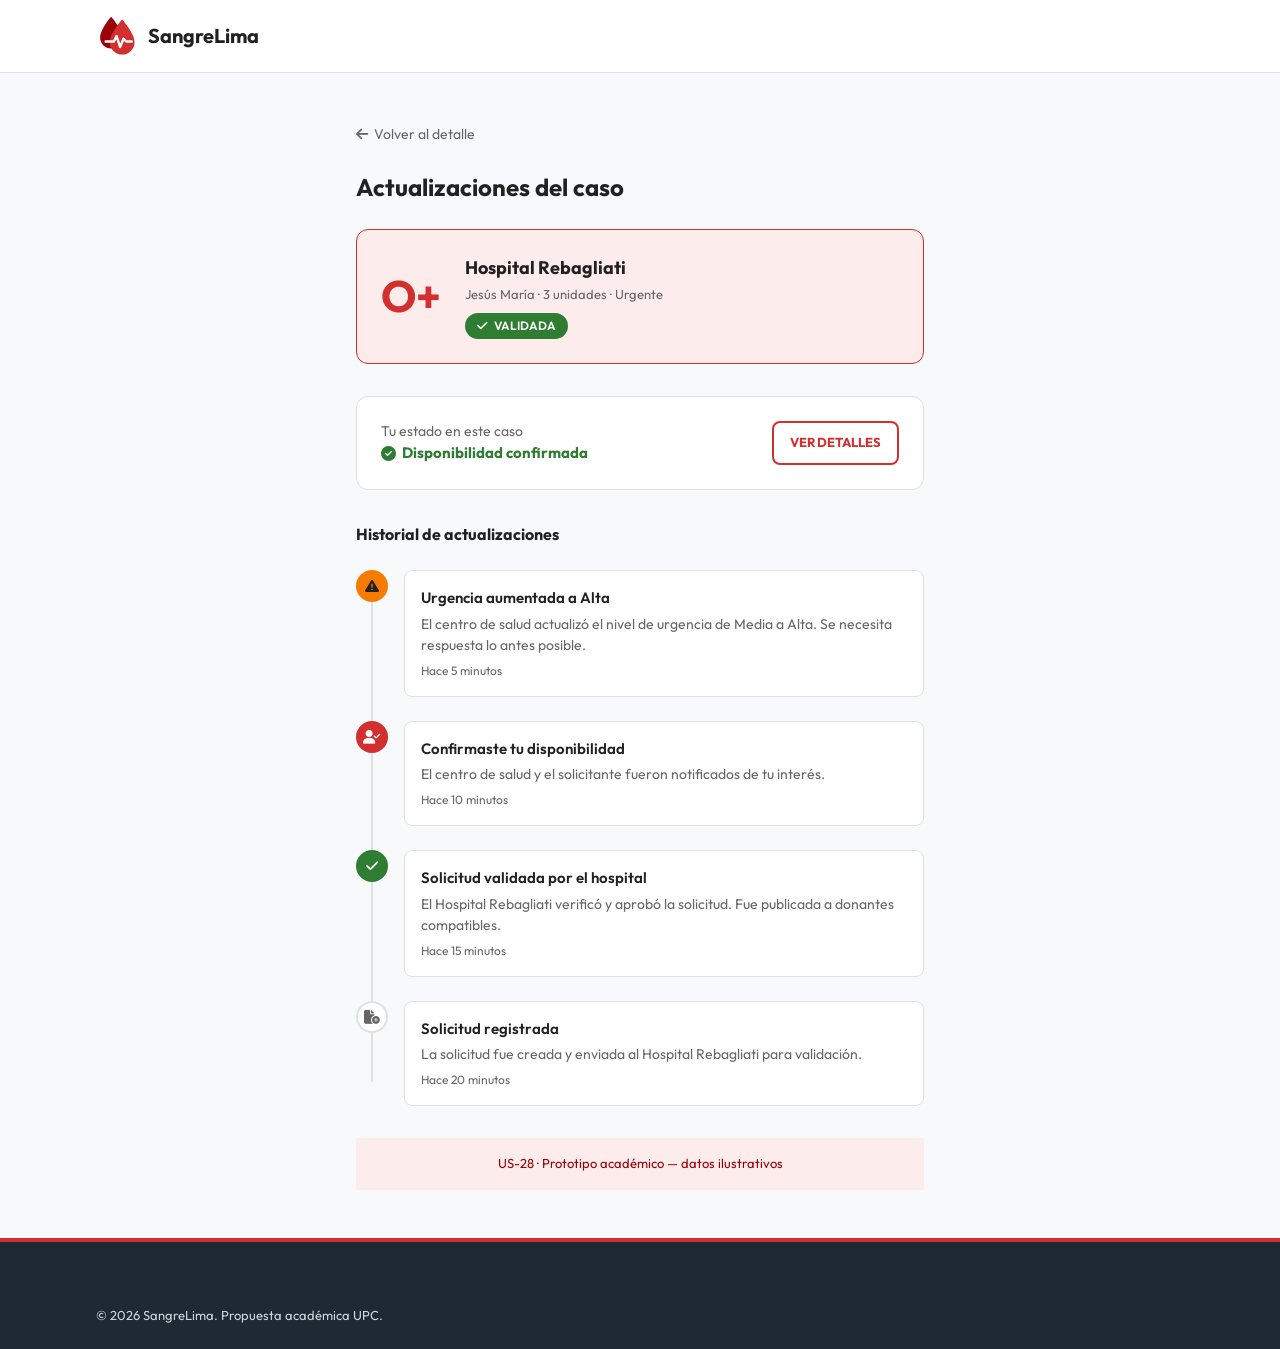
<file: public/us28-case-updates.html>
<!DOCTYPE html>
<html lang="es">
<head>
  <meta charset="UTF-8">
  <meta name="viewport" content="width=device-width, initial-scale=1.0">
  <title>SangreLima | Actualizaciones del caso</title>
  <link rel="icon" href="favicon.ico">
  <link rel="preconnect" href="https://fonts.googleapis.com">
  <link rel="preconnect" href="https://fonts.gstatic.com" crossorigin>
  <link rel="stylesheet" href="https://fonts.googleapis.com/css2?family=Outfit:wght@400;500;600;700&display=swap">
  <link rel="stylesheet" href="https://cdnjs.cloudflare.com/ajax/libs/font-awesome/6.5.2/css/all.min.css">
  <link rel="stylesheet" href="assets/styles/styles.css">
  <style>
    .back-link {
      display: inline-flex;
      align-items: center;
      gap: 6px;
      font-size: 14px;
      color: var(--color-text-secondary);
      text-decoration: none;
      margin-bottom: var(--space-3);
    }
    .back-link:hover { color: var(--color-primary); }

    .case-summary {
      background-color: var(--color-primary-light);
      border: 1px solid var(--color-primary);
      border-radius: var(--radius-medium);
      padding: var(--space-3);
      display: flex;
      align-items: center;
      gap: var(--space-3);
      margin-bottom: var(--space-4);
    }
    .case-summary__blood {
      font-size: 44px;
      font-weight: 700;
      color: var(--color-primary);
      line-height: 1;
      flex-shrink: 0;
    }
    .case-summary__info h2 {
      font-size: 18px;
      font-weight: 700;
    }
    .case-summary__info p {
      font-size: 13px;
      color: var(--color-text-secondary);
      margin-top: 4px;
    }
    .case-summary__status {
      margin-top: 8px;
    }

    .timeline {
      position: relative;
      display: grid;
      gap: 0;
    }
    .timeline::before {
      content: '';
      position: absolute;
      left: 15px;
      top: 24px;
      bottom: 24px;
      width: 2px;
      background-color: var(--color-border);
    }
    .timeline-item {
      display: flex;
      gap: var(--space-2);
      padding-bottom: var(--space-3);
      position: relative;
    }
    .timeline-item:last-child { padding-bottom: 0; }
    .timeline-item__dot {
      width: 32px;
      height: 32px;
      border-radius: 50%;
      flex-shrink: 0;
      display: flex;
      align-items: center;
      justify-content: center;
      font-size: 14px;
      z-index: 1;
      background-color: var(--color-surface);
      border: 2px solid var(--color-border);
    }
    .timeline-item__dot--primary {
      background-color: var(--color-primary);
      border-color: var(--color-primary);
      color: #ffffff;
    }
    .timeline-item__dot--success {
      background-color: var(--color-validated);
      border-color: var(--color-validated);
      color: #ffffff;
    }
    .timeline-item__dot--warning {
      background-color: var(--color-pending);
      border-color: var(--color-pending);
      color: var(--color-text);
    }
    .timeline-item__content {
      flex: 1;
      background-color: var(--color-surface);
      border: 1px solid var(--color-border);
      border-radius: var(--radius-small);
      padding: var(--space-2) var(--space-2);
    }
    .timeline-item__title {
      font-size: 15px;
      font-weight: 600;
    }
    .timeline-item__body {
      font-size: 14px;
      color: var(--color-text-secondary);
      margin-top: 4px;
    }
    .timeline-item__time {
      font-size: 12px;
      color: var(--color-text-secondary);
      margin-top: 6px;
    }

    .section-title {
      font-size: 16px;
      font-weight: 700;
      margin-bottom: var(--space-3);
    }

    .donor-status-card {
      background-color: var(--color-surface);
      border: 1px solid var(--color-border);
      border-radius: var(--radius-medium);
      padding: var(--space-3);
      margin-bottom: var(--space-4);
      display: flex;
      align-items: center;
      justify-content: space-between;
      gap: var(--space-2);
    }
    .donor-status-card__label {
      font-size: 14px;
      color: var(--color-text-secondary);
    }
    .donor-status-card__value {
      font-size: 15px;
      font-weight: 700;
      color: var(--color-validated);
      display: flex;
      align-items: center;
      gap: 6px;
    }
  </style>
</head>
<body>
  <header class="site-header">
    <div class="container header-container">
      <a class="logo" href="index.html" aria-label="SangreLima, ir al inicio">
        <img class="logo__image" src="assets/images/logo-sangrelima.svg" alt="" width="44" height="44">
        <span class="logo__text">SangreLima</span>
      </a>
    </div>
  </header>

  <main id="main-content">
    <section class="section" aria-labelledby="updates-heading">
      <div class="container" style="max-width: 600px;">

        <a class="back-link" href="us27-request-detail.html">
          <i class="fa-solid fa-arrow-left" aria-hidden="true"></i> Volver al detalle
        </a>

        <h1 style="font-size: 24px; font-weight: 700; margin-bottom: var(--space-3);" id="updates-heading">
          Actualizaciones del caso
        </h1>

        <!-- Resumen del caso -->
        <div class="case-summary" aria-label="Resumen del caso">
          <p class="case-summary__blood" aria-label="Tipo de sangre O positivo">O+</p>
          <div class="case-summary__info">
            <h2>Hospital Rebagliati</h2>
            <p>Jesús María · 3 unidades · Urgente</p>
            <div class="case-summary__status">
              <span class="tag tag--validated"><i class="fa-solid fa-check" aria-hidden="true"></i> Validada</span>
            </div>
          </div>
        </div>

        <!-- Tu estado -->
        <div class="donor-status-card" aria-label="Tu estado en este caso">
          <div>
            <p class="donor-status-card__label">Tu estado en este caso</p>
            <p class="donor-status-card__value">
              <i class="fa-solid fa-circle-check" aria-hidden="true"></i> Disponibilidad confirmada
            </p>
          </div>
          <a class="button button--secondary button--small" href="us27-request-detail.html">Ver detalles</a>
        </div>

        <!-- Timeline de actualizaciones -->
        <h2 class="section-title">Historial de actualizaciones</h2>

        <ol class="timeline" aria-label="Historial de actualizaciones del caso">
          <li class="timeline-item">
            <span class="timeline-item__dot timeline-item__dot--warning" aria-hidden="true">
              <i class="fa-solid fa-triangle-exclamation"></i>
            </span>
            <div class="timeline-item__content">
              <p class="timeline-item__title">Urgencia aumentada a Alta</p>
              <p class="timeline-item__body">El centro de salud actualizó el nivel de urgencia de Media a Alta. Se necesita respuesta lo antes posible.</p>
              <p class="timeline-item__time">Hace 5 minutos</p>
            </div>
          </li>

          <li class="timeline-item">
            <span class="timeline-item__dot timeline-item__dot--primary" aria-hidden="true">
              <i class="fa-solid fa-user-check"></i>
            </span>
            <div class="timeline-item__content">
              <p class="timeline-item__title">Confirmaste tu disponibilidad</p>
              <p class="timeline-item__body">El centro de salud y el solicitante fueron notificados de tu interés.</p>
              <p class="timeline-item__time">Hace 10 minutos</p>
            </div>
          </li>

          <li class="timeline-item">
            <span class="timeline-item__dot timeline-item__dot--success" aria-hidden="true">
              <i class="fa-solid fa-check"></i>
            </span>
            <div class="timeline-item__content">
              <p class="timeline-item__title">Solicitud validada por el hospital</p>
              <p class="timeline-item__body">El Hospital Rebagliati verificó y aprobó la solicitud. Fue publicada a donantes compatibles.</p>
              <p class="timeline-item__time">Hace 15 minutos</p>
            </div>
          </li>

          <li class="timeline-item">
            <span class="timeline-item__dot" aria-hidden="true">
              <i class="fa-solid fa-file-circle-plus" style="color: var(--color-text-secondary);"></i>
            </span>
            <div class="timeline-item__content">
              <p class="timeline-item__title">Solicitud registrada</p>
              <p class="timeline-item__body">La solicitud fue creada y enviada al Hospital Rebagliati para validación.</p>
              <p class="timeline-item__time">Hace 20 minutos</p>
            </div>
          </li>
        </ol>

        <p class="demo-note" style="margin-top: var(--space-4);">
          US-28 · Prototipo académico — datos ilustrativos
        </p>

      </div>
    </section>
  </main>

  <footer class="site-footer">
    <div class="container footer__bottom" style="margin-top: 0; border-top: none; padding-top: var(--space-2);">
      <p>© <span id="current-year">2026</span> SangreLima. Propuesta académica UPC.</p>
    </div>
  </footer>
  <script src="assets/scripts/main.js" defer></script>
</body>
</html>
</file>
<file: public/assets/styles/styles.css>
/* ==========================================================
   SangreLima - Landing Page styles
   Mobile-first. Breakpoints: 768px (tablet), 1024px (desktop)
   ========================================================== */

/* ---------- 1. Variables (Style Guide 4.1) ---------- */
:root {
  --color-primary: #d32f2f;
  --color-primary-dark: #9a0007;
  --color-primary-light: #fdecec;
  --color-background: #f8f9fa;
  --color-surface: #ffffff;
  --color-text: #212121;
  --color-text-secondary: #666666;
  --color-validated: #2e7d32;
  --color-pending: #f57c00;
  --color-border: #e0e0e0;
  --color-footer: #1f2933;

  --font-main: "Outfit", Arial, sans-serif;

  --space-1: 8px;
  --space-2: 16px;
  --space-3: 24px;
  --space-4: 32px;
  --space-6: 48px;
  --space-8: 64px;

  --radius-small: 8px;
  --radius-medium: 12px;
  --radius-large: 24px;

  --shadow-card: 0 2px 8px rgba(33, 33, 33, 0.06);
  --container-width: 1120px;
}

/* ---------- 2. Base ---------- */
*,
*::before,
*::after {
  box-sizing: border-box;
}

html {
  scroll-behavior: smooth;
}

body {
  margin: 0;
  font-family: var(--font-main);
  font-size: 16px;
  line-height: 1.5;
  color: var(--color-text);
  background-color: var(--color-background);
}

img {
  display: block;
  max-width: 100%;
  height: auto;
}

a {
  color: inherit;
}

h1,
h2,
h3,
p {
  margin: 0;
}

ul,
ol {
  margin: 0;
  padding: 0;
  list-style: none;
}

:focus-visible {
  outline: 3px solid var(--color-primary-dark);
  outline-offset: 3px;
}

.skip-link {
  position: absolute;
  top: -48px;
  left: var(--space-2);
  z-index: 100;
  padding: var(--space-1) var(--space-2);
  color: #ffffff;
  background-color: var(--color-primary-dark);
  border-radius: var(--radius-small);
}

.skip-link:focus {
  top: var(--space-1);
}

.container {
  width: 100%;
  max-width: var(--container-width);
  margin: 0 auto;
  padding: 0 var(--space-2);
}

/* ---------- 3. Components ---------- */
.button {
  display: inline-flex;
  align-items: center;
  justify-content: center;
  gap: var(--space-1);
  min-height: 48px;
  padding: 0 var(--space-3);
  font-family: inherit;
  font-size: 15px;
  font-weight: 700;
  text-decoration: none;
  text-transform: uppercase;
  border: 2px solid transparent;
  border-radius: var(--radius-small);
  cursor: pointer;
  transition: background-color 0.2s ease, color 0.2s ease;
}

.button--primary {
  color: #ffffff;
  background-color: var(--color-primary);
}

.button--primary:hover {
  background-color: var(--color-primary-dark);
}

.button--secondary {
  color: var(--color-primary);
  background-color: var(--color-surface);
  border-color: var(--color-primary);
}

.button--secondary:hover {
  background-color: var(--color-primary-light);
}

.button--small {
  min-height: 44px;
  padding: 0 var(--space-2);
  font-size: 13px;
}

.text-link {
  font-size: 14px;
  color: var(--color-text-secondary);
  text-decoration: none;
}

.text-link:hover {
  color: var(--color-primary);
}

.tag {
  display: inline-flex;
  align-items: center;
  gap: 6px;
  padding: 4px 12px;
  font-size: 12px;
  font-weight: 600;
  text-transform: uppercase;
  border-radius: 999px;
}

.tag--validated {
  color: #ffffff;
  background-color: var(--color-validated);
}

.tag--urgent {
  color: var(--color-text);
  background-color: var(--color-pending);
}

.tag--demo {
  color: var(--color-text);
  background-color: #fff3e0;
  border: 1px solid #ffcc80;
}

/* ---------- 4. Header ---------- */
.site-header {
  position: sticky;
  top: 0;
  z-index: 50;
  background-color: var(--color-surface);
  border-bottom: 1px solid var(--color-border);
}

.header-container {
  display: flex;
  flex-wrap: wrap;
  align-items: center;
  justify-content: space-between;
  min-height: 72px;
}

.logo {
  display: inline-flex;
  align-items: center;
  gap: var(--space-1);
  text-decoration: none;
}

.logo__text {
  font-size: 20px;
  font-weight: 700;
}

.logo--light .logo__text {
  color: #ffffff;
}

.nav-toggle {
  display: inline-flex;
  align-items: center;
  justify-content: center;
  width: 48px;
  height: 48px;
  font-size: 22px;
  color: var(--color-text);
  background: none;
  border: none;
  cursor: pointer;
}

.main-nav {
  display: none;
  width: 100%;
  padding-bottom: var(--space-2);
}

.main-nav--open {
  display: block;
}

.main-nav__list {
  display: flex;
  flex-direction: column;
  gap: var(--space-1);
}

.main-nav__link {
  display: block;
  padding: 12px 0;
  font-weight: 500;
  text-decoration: none;
}

.main-nav__link:hover,
.main-nav__link--active {
  color: var(--color-primary);
}

/* ---------- 5. Hero ---------- */
.hero {
  padding: var(--space-6) 0;
}

.hero__container {
  display: grid;
  gap: var(--space-4);
}

.hero__title {
  font-size: 36px;
  line-height: 1.15;
  font-weight: 700;
}

.hero__text {
  margin-top: var(--space-2);
  font-size: 18px;
  color: var(--color-text-secondary);
}

.hero__actions {
  display: flex;
  flex-wrap: wrap;
  gap: var(--space-2);
  margin-top: var(--space-3);
}

.check-list {
  display: grid;
  gap: var(--space-1);
  margin-top: var(--space-3);
  font-size: 15px;
  color: var(--color-text-secondary);
}

.check-list i {
  margin-right: var(--space-1);
  color: var(--color-validated);
}

.hero__media {
  margin: 0;
}

/* ---------- 6. Sections ---------- */
.section {
  padding: var(--space-6) 0;
}

.section__header {
  margin-bottom: var(--space-4);
}

.section__header--center {
  text-align: center;
}

.section__header--split {
  display: flex;
  flex-wrap: wrap;
  align-items: flex-start;
  justify-content: space-between;
  gap: var(--space-2);
}

.section__title {
  font-size: 28px;
  line-height: 1.25;
  font-weight: 700;
}

.section__subtitle {
  margin-top: var(--space-1);
  color: var(--color-text-secondary);
}

.section__footer {
  display: flex;
  justify-content: center;
  margin-top: var(--space-4);
}

/* How it works */
.steps {
  display: grid;
  gap: var(--space-2);
}

.step-card {
  display: flex;
  align-items: center;
  gap: var(--space-2);
  padding: var(--space-3);
  background-color: var(--color-surface);
  border: 1px solid var(--color-border);
  border-radius: var(--radius-medium);
  box-shadow: var(--shadow-card);
}

.step-card__number {
  display: inline-flex;
  flex-shrink: 0;
  align-items: center;
  justify-content: center;
  width: 48px;
  height: 48px;
  font-size: 20px;
  font-weight: 700;
  color: #ffffff;
  background-color: var(--color-primary);
  border-radius: 50%;
}

.step-card__title {
  font-size: 18px;
  font-weight: 600;
}

.step-card__text {
  font-size: 14px;
  color: var(--color-text-secondary);
}

/* Requests */
.request-grid {
  display: grid;
  gap: var(--space-3);
}

.request-card {
  display: flex;
  flex-direction: column;
  gap: var(--space-1);
  padding: var(--space-3);
  background-color: var(--color-surface);
  border: 1px solid var(--color-border);
  border-radius: var(--radius-medium);
  box-shadow: var(--shadow-card);
}

.request-card__tags {
  display: flex;
  gap: var(--space-1);
}

.request-card__blood-type {
  font-size: 40px;
  line-height: 1.1;
  font-weight: 700;
}

.request-card__title {
  font-size: 18px;
  font-weight: 600;
}

.request-card__details {
  display: grid;
  gap: 4px;
  font-size: 14px;
  color: var(--color-text-secondary);
}

.request-card__details i {
  width: 18px;
  margin-right: 6px;
  color: var(--color-primary);
}

.request-card__actions {
  display: flex;
  align-items: center;
  gap: var(--space-2);
  margin-top: var(--space-2);
}

.placeholder-note {
  padding: var(--space-3);
  color: var(--color-text-secondary);
  background-color: var(--color-surface);
  border: 1px dashed var(--color-border);
  border-radius: var(--radius-medium);
}

.demo-note {
  padding: var(--space-2);
  font-size: 13px;
  text-align: center;
  color: var(--color-primary-dark);
  background-color: var(--color-primary-light);
}

/* ---------- 7. Footer ---------- */
.site-footer {
  padding: var(--space-6) 0 var(--space-3);
  color: #cfd6dd;
  background-color: var(--color-footer);
  border-top: 4px solid var(--color-primary);
}

.footer__grid {
  display: grid;
  gap: var(--space-4);
}

.footer__brand p {
  margin-top: var(--space-2);
  font-size: 14px;
}

.footer__title {
  margin-bottom: var(--space-2);
  font-size: 16px;
  font-weight: 600;
  color: #ffffff;
}

.footer__column ul {
  display: grid;
  gap: var(--space-1);
  font-size: 14px;
}

.footer__column a {
  text-decoration: none;
}

.footer__column a:hover {
  color: #ffffff;
  text-decoration: underline;
}

.footer__bottom {
  display: flex;
  flex-wrap: wrap;
  justify-content: space-between;
  gap: var(--space-1);
  margin-top: var(--space-6);
  padding-top: var(--space-3);
  font-size: 13px;
  border-top: 1px solid #3a4652;
}

/* ---------- 8. Tablet (768px) ---------- */
@media (min-width: 768px) {
  .hero__title {
    font-size: 44px;
  }

  .steps {
    grid-template-columns: repeat(3, 1fr);
  }

  .request-grid {
    grid-template-columns: repeat(2, 1fr);
  }

  .footer__grid {
    grid-template-columns: 2fr 1fr 1fr 1fr;
  }
}

/* ---------- 9. Desktop (1024px) ---------- */
@media (min-width: 1024px) {
  .nav-toggle {
    display: none;
  }

  .main-nav {
    display: block;
    width: auto;
    padding-bottom: 0;
  }

  .main-nav__list {
    flex-direction: row;
    align-items: center;
    gap: var(--space-3);
  }

  .hero {
    padding: var(--space-8) 0;
  }

  .hero__container {
    grid-template-columns: 1fr 1fr;
    align-items: center;
    gap: var(--space-6);
  }

  .hero__title {
    font-size: 52px;
  }

  .request-grid {
    grid-template-columns: repeat(3, 1fr);
  }
}
</file>
